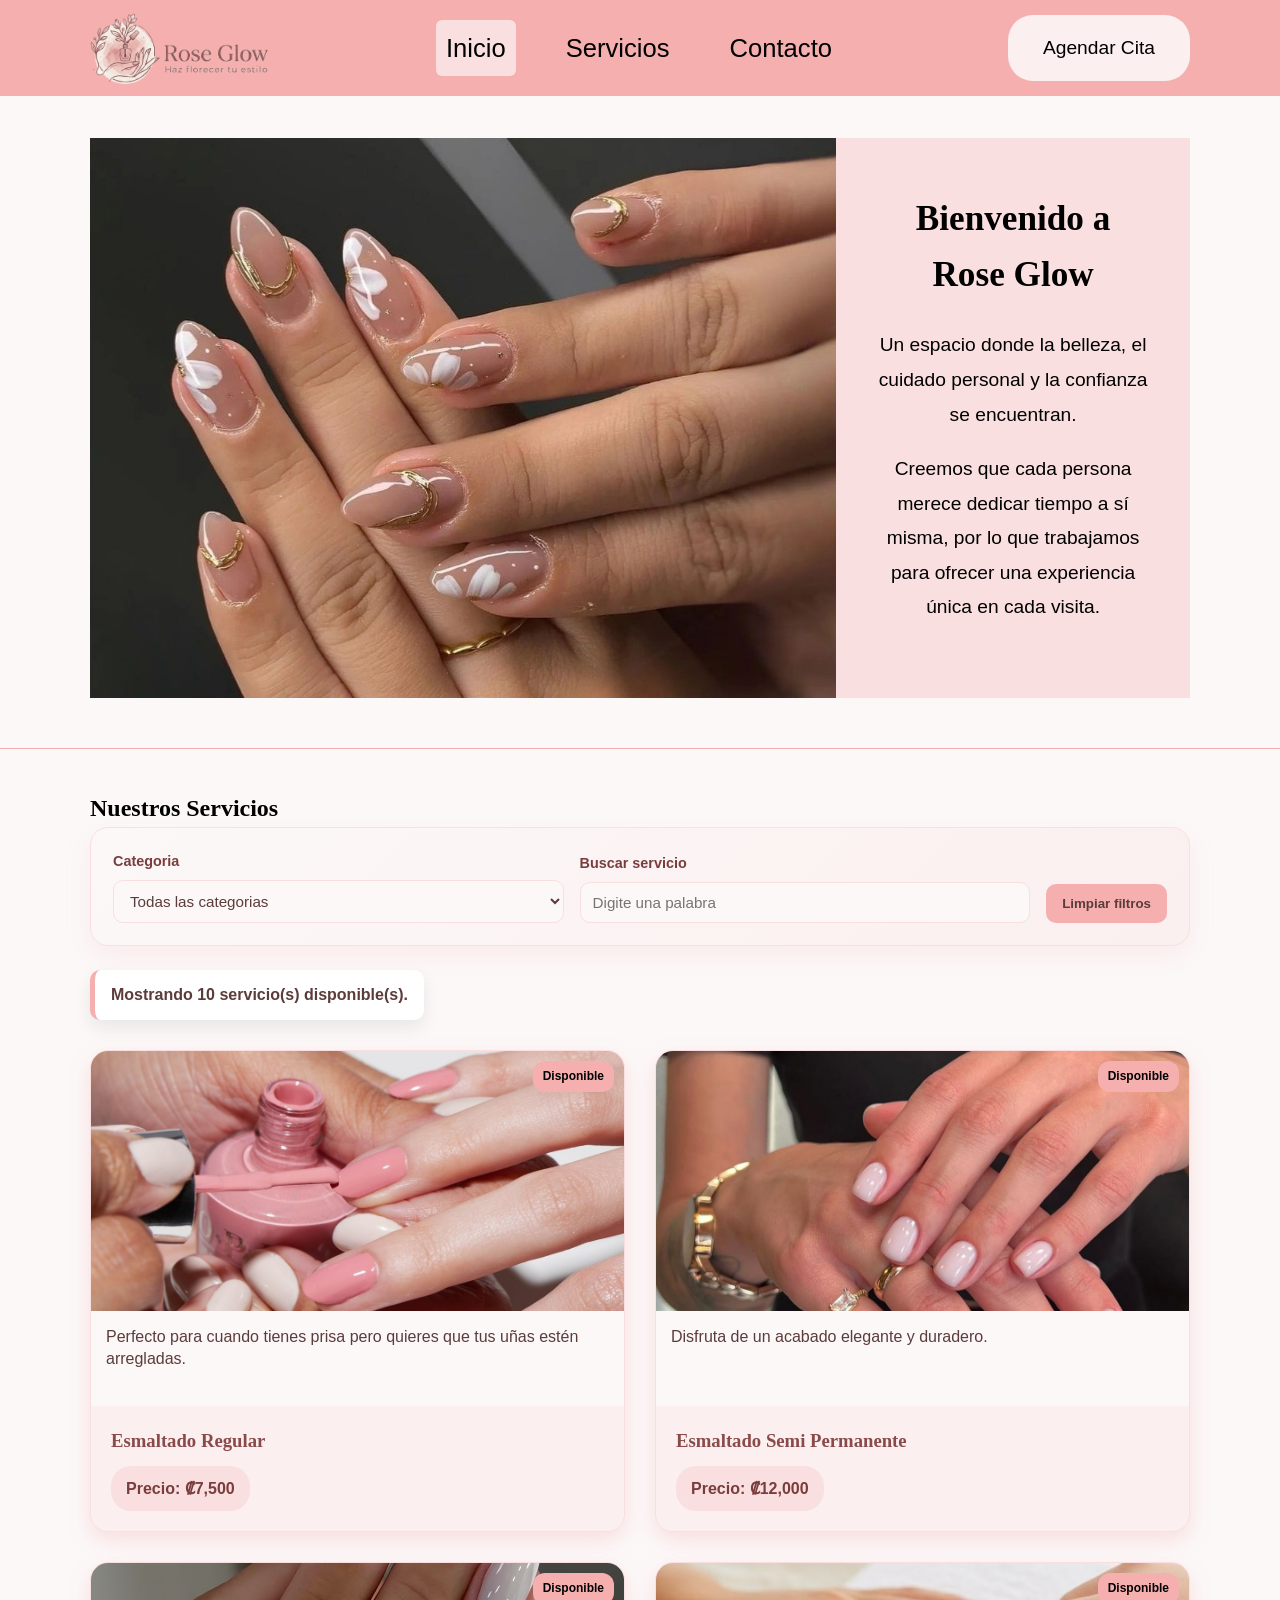
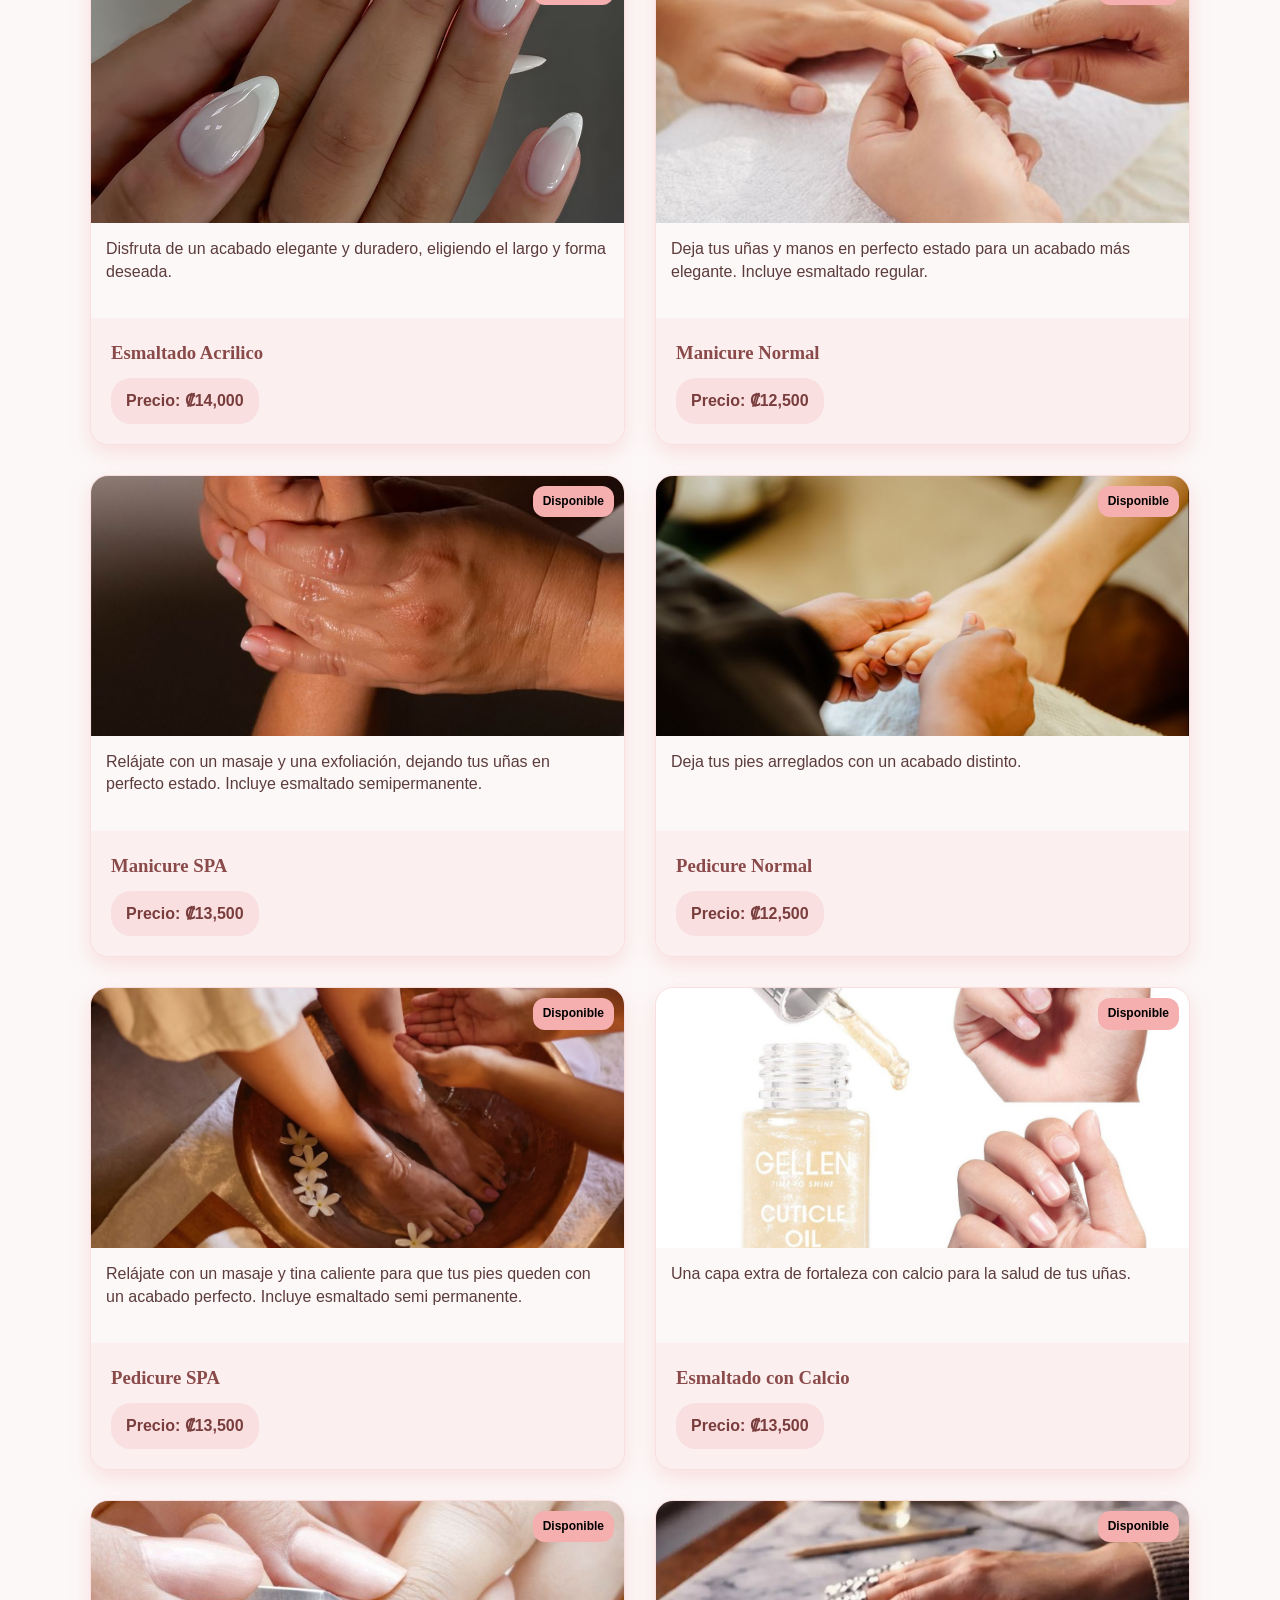
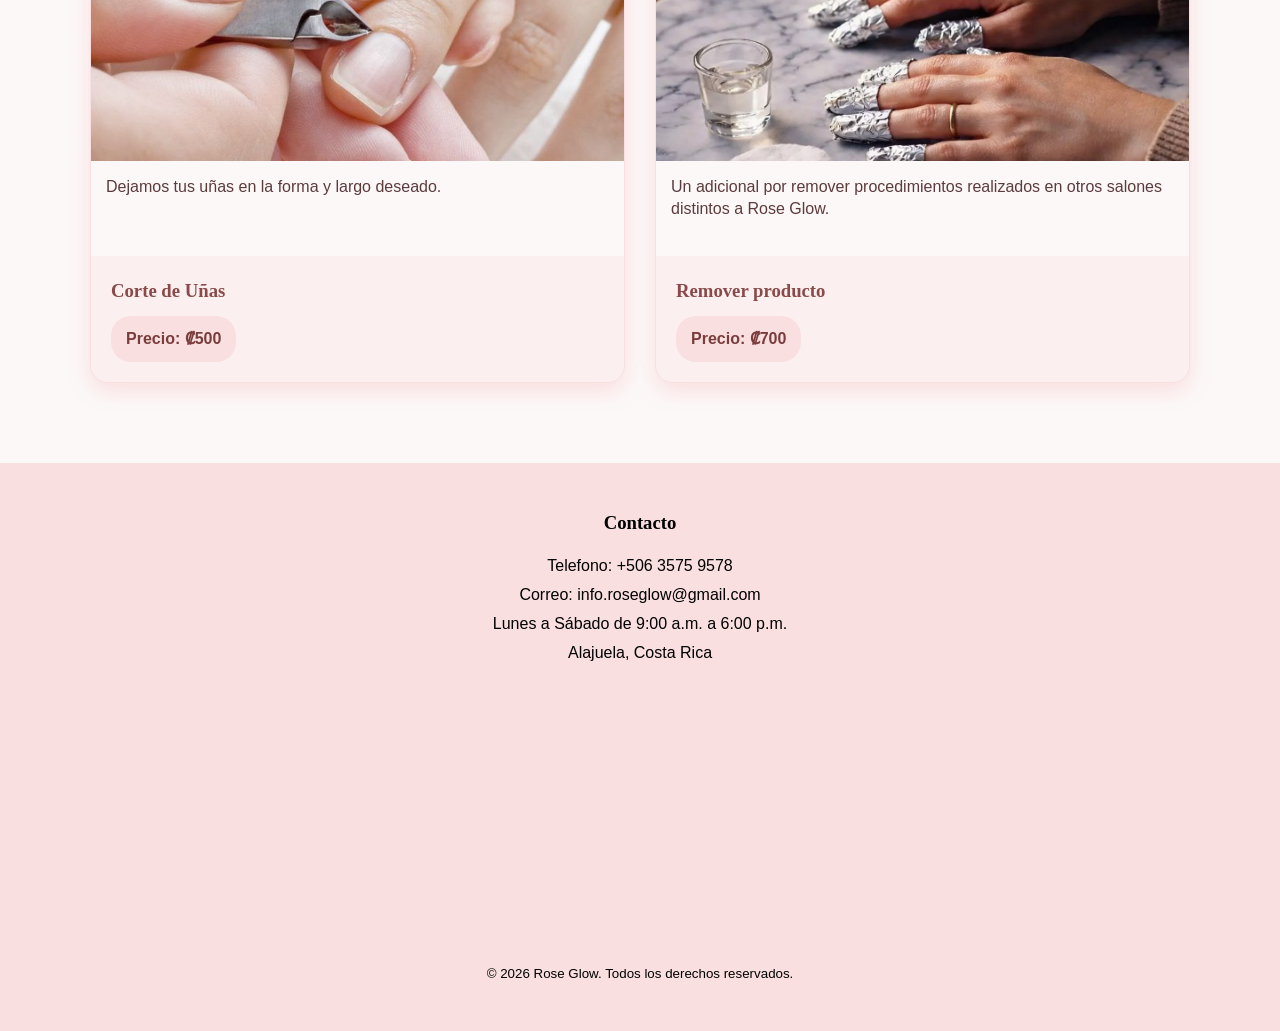
<file: index.html>
<!DOCTYPE html>
<html lang="es">

<head>
    <meta charset="UTF-8">
    <meta name="viewport" content="width=device-width, initial-scale=1.0">
    <!-- CSS externo principal del sitio -->
    <link rel="stylesheet" href="css/styles.css">
    <title>Rose Glow | Haz florecer tu estilo</title>
</head>

<body>
    <!-- Encabezado principal fijo del sitio -->
    <header class="site-header">
        <div class="container header-content">
            <div class="logo-container">
                <img src="images/logo horizontal.png" alt="Logo Rose Glow" class="logo">
            </div>

            <!-- *** Checkbox oculto para controlar el menú hamburguesa sin JavaScript -->
            <input type="checkbox" id="menu-toggle" class="menu-toggle">

            <!-- *** Botón visual del menú hamburguesa -->
            <label for="menu-toggle" class="menu-button">
                <span></span>
                <span></span>
                <span></span>
            </label>
            <!-- Navegación principal -->
            <nav class="main-nav">
                <ul>
                    <li><a href=#inicio class="active-link">Inicio</a></li>
                    <li><a href="#servicios">Servicios</a></li>
                    <li><a href="#contacto">Contacto</a></li>
                </ul>
            </nav>
            <a href="agendar.html" class="btn-agendar">Agendar Cita</a>
        </div>
    </header>

    <!-- Contenido principal -->
    <main>
        <section id="inicio" class="hero">
            <div class="container hero-content">
                <div class="hero-carrusel">
                    <img id="imagenCarrusel" src="images/hero1.jpg" alt="Imagen de carrusel">
                </div>
                <div class="hero-text">
                    <h1 id="tituloHero"></h1>
                    <p id="textoHero1"></p>
                    <p id="textoHero2"></p>
                </div>
            </div>
        </section>

        <hr>

        <section id="servicios" class="events-section">
            <div class="container">
                <h2>Nuestros Servicios</h2>

                <div class="filters-panel">
                    <div class="filter-group">
                        <label for="filtroCategoria">Categoria</label>
                        <select id="filtroCategoria">
                            <option value="">Todas las categorias</option>
                        </select>
                    </div>
                    <div class="filter-group">
                        <label for="busquedaServicio">Buscar servicio</label>
                        <input type="text" id="busquedaServicio" placeholder="Digite una palabra">
                    </div>
                    <button id="btnLimpiarFiltros" class="btn-clear">
                        Limpiar filtros
                    </button>
                </div>

                <p id="mensajeServicios" class="services-message">
                    Cargando eventos disponibles...
                </p>

                <div class="servicios-grid" id="serviciosGrid"></div>
            </div>
        </section>

    </main>

    <!-- Pie de página -->
    <footer id="contacto">
        <div class="footer-container">
            <div class="footer-info">
                <h3>Contacto</h3>
                <address>
                    Telefono: +506 3575 9578 <br>
                    Correo: info.roseglow@gmail.com <br>
                    Lunes a Sábado de 9:00 a.m. a 6:00 p.m. <br>
                    Alajuela, Costa Rica
                </address>
            </div>

            <div class="footer-map">
                <iframe src="https://www.google.com/maps?q=Alajuela,Costa%20Rica&output=embed" width="350" height="250"
                    loading="lazy" title="Mapa de Rose Glow">
                </iframe>
            </div>
        </div>
        <p>
            <small>&copy; 2026 Rose Glow. Todos los derechos reservados.</small>
        </p>
    </footer>
    <script src="js/jsonLoader.js"></script>
    <script src="js/servicios.js"></script>
    <script src="js/hero.js"></script>
    <script>
        const sections = document.querySelectorAll("section, footer");
        const navLinks = document.querySelectorAll(".main-nav a");

        window.addEventListener("scroll", () => {
            let current = "";

            sections.forEach(section => {
                const sectionTop = section.offsetTop - 150;

                if (window.scrollY >= sectionTop) {
                    current = section.getAttribute("id");
                }
            });

            // Si el usuario llego al final de la pagina, marca Contacto
            if (window.innerHeight + window.scrollY >= document.body.offsetHeight - 5) {
                current = "contacto";
            }

            navLinks.forEach(link => {
                link.classList.remove("active-link");

                if (link.getAttribute("href") === `#${current}`) {
                    link.classList.add("active-link");
                }
            });
        });
    </script>
</body>

</html>
</file>
<file: css/styles.css>
/* =========================
Reset
========================= */

* {
    margin: 0;
    padding: 0;
    box-sizing: border-box;
}

html {
    scroll-behavior: smooth;
}

body {
    font-family: 'Trebuchet MS', sans-serif;
    background-color: #fcf8f8;
    color: #000;
    line-height: 1.6;

    /* Espacio para que el header fixed no tape el contenido */
    padding-top: 88px;
}

img {
    max-width: 100%;
    height: auto;
    display: block;
}

/* =========================
Utilidades generales
========================= */

.container {
    width: min(90%, 1100px);
    margin: 0 auto;
}

/* =========================
Header
========================= */

.site-header {
    background-color: #f5afaf;
    padding: 3px 0;

    position: fixed;
    top: 0;
    left: 0;
    width: 100%;

    z-index: 1000;
}

.header-content {
    display: flex;
    align-items: center;
    justify-content: space-between;
    min-height: 90px;
}

.logo {
    width: 180px;
    height: auto;
}

/*  Checkbox oculto usado para abrir/cerrar menú */
.menu-toggle {
    display: none;
}

/*  Botón hamburguesa oculto en escritorio */
.menu-button {
    display: none;
    width: 38px;
    height: 32px;
    cursor: pointer;
}

/*  Líneas del botón hamburguesa */
.menu-button span {
    display: block;
    height: 4px;
    margin-bottom: 6px;
    background-color: black;
    border-radius: 4px;
}

/* =========================
Navegación
========================= */

.main-nav ul {
    list-style: none;
    display: flex;
    align-items: center;
}

.main-nav li {
    padding: 0 20px;
}

.main-nav a {
    text-decoration: none;
    color: black;
    font-size: 1.6rem;
    padding: 8px 10px;
    border-radius: 6px;
    display: inline-block;
    transition: 0.3s;
    /* Cambio de color mas suave */
}

.main-nav a:hover {
    background-color: #fbefef;
}

/* =========================
<hr>
========================= */
hr {
    border: none;
    height: 1px;
    background-color: #F5AFAF;
}

/* =========================
Hero
========================= */

.hero {
    padding: 50px 0;
}

.hero-content {
    display: flex;
    align-items: stretch;
    overflow: hidden;
}

.hero-text {
    width: 40%;
    background-color: #f9dfdf;
    display: flex;
    flex-direction: column;
    justify-content: center;
    padding: 40px;
    text-align: center;
}

.hero-text h1 {
    font-size: 2.2rem;
    margin-bottom: 25px;
}

.hero-text p {
    font-size: 1.2rem;
    line-height: 1.8;
    margin-bottom: 20px;
}

.hero-image {
    width: 60%;
}

.hero-image img {
    width: 100%;
    height: 100%;
    object-fit: cover;
    display: block;
}

/* =========================
Boton Agendar
========================= */

.btn-agendar {
    background-color: #fbefef;
    color: black;
    padding: 18px 35px;
    border-radius: 25px;
    font-size: 1.2rem;
    text-decoration: none;
    transition: 0.3s;
    /* Cambio de color mas suave */

    /* Se centra el texto del boton cuando se hace mas pequeña la pantalla*/
    display: flex;
    align-items: center;
    justify-content: center;
    text-align: center;
}

.btn-agendar:hover {
    background-color: #f9dfdf;
}

/* =========================
Footer
========================= */

footer {
    background-color: #f9dfdf;
    padding: 45px 20px;
    text-align: center;
}

footer h3 {
    margin-bottom: 15px;
}

footer address {
    font-style: normal;
    line-height: 1.8;
    margin-bottom: 20px;
}

footer iframe {
    margin-top: 15px;
    border: none;
    border-radius: 10px;
}

/* =========================
UX: NAVEGACIÓN ACTIVA
========================= */

/*  Indica visualmente la página actual */
.main-nav a.active-link {
    background-color: #F9DFDF;
    color: #000;
    border-radius: 6px;
}

/* =========================
UX: UBICACIÓN ACTUAL
========================= */



/*======================
Servicios
======================*/
.events-section {
    background-color: #FCF8F8;
    padding-top: 40px;
    padding-bottom: 80px;
}

.servicios-grid {
    display: grid;
    grid-template-columns: repeat(2, 1fr);
    gap: 30px;
    margin-top: 30px;
}

.servicios-card {
    background-color: #FBEFEF;
    border-radius: 18px;
    overflow: hidden;
    border: 1px solid #F9DFDF;
    box-shadow: 0 8px 20px rgba(245, 175, 175, 0.35);

    display: flex;
    flex-direction: column;
}

.servicios-card figure {
    margin: 0;
    display: flex;
    flex-direction: column;
}

.servicios-card img {
    width: 100%;
    height: 260px;
    object-fit: cover;
    display: block;
}

.servicios-card figcaption {
    padding: 15px;
    background-color: #FCF8F8;
    color: #5c3b3b;
    font-size: 16px;
    line-height: 1.4;

    min-height: 95px;
}

.servicios-card-content {
    padding: 20px;
    background-color: #FBEFEF;
    flex-grow: 1;
}

.servicios-card-content h3 {
    margin-top: 0;
    margin-bottom: 10px;
    color: #8a4a4a;
}

.servicios-category {
    display: inline-block;
    background-color: #F9DFDF;
    color: #7a3d3d;
    padding: 10px 15px;
    border-radius: 20px;
    font-weight: bold;
}

.badge-estado {
    position: absolute;
    top: 10px;
    right: 10px;
    background-color: #F5AFAF;
    color: black;
    padding: 6px 10px;
    border-radius: 12px;
    font-size: 0.75rem;
    font-weight: bold;
    z-index: 5;
}

.servicios-card figure {
    position: relative;
}

/* =========================
Filtros y busqueda
========================= */

.filters-panel {
    background: linear-gradient(135deg, #FCF8F8, #FBEFEF);
    border: 1px solid #F9DFDF;
    border-radius: 18px;
    padding: 22px;
    margin-bottom: 24px;

    display: grid;
    grid-template-columns: 1fr 1fr auto;
    gap: 16px;
    align-items: end;

    box-shadow: 0 10px 25px rgba(245, 175, 175, 0.18);
}

.filter-group {
    display: flex;
    flex-direction: column;
    gap: 7px;
}

.filter-group label {
    color: #7a3d3d;
    font-weight: bold;
    font-size: 0.9rem;
}

.filter-group select,
.filter-group input {
    width: 100%;
    border: 1px solid #F9DFDF;
    background-color: #fcf8f8;
    color: #5c3b3b;
    border-radius: 10px;
    padding: 11px 12px;
    font-size: 0.95rem;
    transition: 0.3s;
}

.filter-group select:hover .filter-group input:hover {
    border-color: #f5afaf;
}

.filter-group select:focus .filter-group input:focus {
    outline: none;
    border-color: #F5AFAF;
    box-shadow: 0 0 0 3px rgba(245, 175, 175, 0.25);
}

.btn-clear {
    border: none;
    border-radius: 10px;
    background-color: #f5afaf;
    color: #5c3b3b;
    padding: 12px 16px;
    font-weight: bold;
    cursor: pointer;
    transition: 0.3s;
}

.btn-clear:hover {
    background-color: #F9DFDF;
}

.services-message {
    display: inline-block;
    background-color: white;
    color: #5c3b3b;
    border-left: 5px solid #F5AFAF;
    border-radius: 10px;
    padding: 12px 16px;
    font-weight: bold;
    box-shadow: 0 8px 18px rgba(15, 23, 42, 0.08);
}

/* =========================
MEDIA QUERY TABLET
========================= */

/*  Ajustes para pantallas medianas */
@media (max-width: 900px) {
    body {
        padding-top: 86px;
    }

    /*  Hero pasa de dos columnas a una columna */
    .hero-content {
        flex-direction: column;
        align-items: flex-start;
    }

    .hero-text,
    .hero-image {
        width: 100%;
    }

    /*  Menú todavía visible, pero con menos separación */
    .main-nav ul {
        gap: 6px;
    }

    .main-nav a {
        font-size: 0.9rem;
        padding: 7px 8px;
    }
}

/* =========================
MEDIA QUERY MÓVIL
========================= */

/*  Ajustes para pantallas pequeñas */
@media (max-width: 700px) {
    body {
        padding-top: 78px;
    }

    .site-header {
        padding: 14px 0;
    }

    .header-content {
        min-height: 70px;
        position: relative;
        gap: 10px;
    }

    /*  Muestra el botón hamburguesa */
    .menu-button {
        display: block;
    }

    /*  Menú oculto inicialmente */
    .main-nav {
        display: none;
        position: absolute;
        top: 52px;
        left: 0;
        width: 100%;

        background-color: #f5afaf;
        border-top: 1px solid #f9dfdf;
        padding: 14px;
        border-radius: 0 0 12px 12px;

        z-index: 999;
    }

    /*  Cuando el checkbox está activo, se muestra el menú */
    .menu-toggle:checked~.main-nav {
        display: block;
    }

    /*  Menú vertical en móvil */
    .main-nav ul {
        display: flex;
        flex-direction: column;
        align-items: stretch;
        gap: 8px;
    }

    .main-nav a {
        display: block;
        padding: 12px;
        background-color: #fbefef;
        color: black;
        border-radius: 8px;
    }

    .main-nav a:hover {
        background-color: #f9dfdf;
        color: black;
    }

    .hero {
        padding: 48px 0;
    }

    .hero-text h1 {
        font-size: 2rem;
    }

    .servicios-grid {
        grid-template-columns: 1fr;
    }

    .btn-agendar {
        padding: 12px 20px;
        font-size: 1rem;
    }
}

/* =========================
MEDIA QUERY MÓVIL PEQUEÑO
========================= */

/*  Ajustes para teléfonos angostos */
@media (max-width: 420px) {
    .logo {
        width: 120px;
    }

    .hero-text h1 {
        font-size: 1.75rem;
    }
}

/* =========================
Fuentes
========================= */

h1,
h2,
h3 {
    font-family: Georgia, serif;
}

button,
input,
select,
textarea,
a {
    font-family: 'Trebuchet MS', sans-serif;
}
</file>
